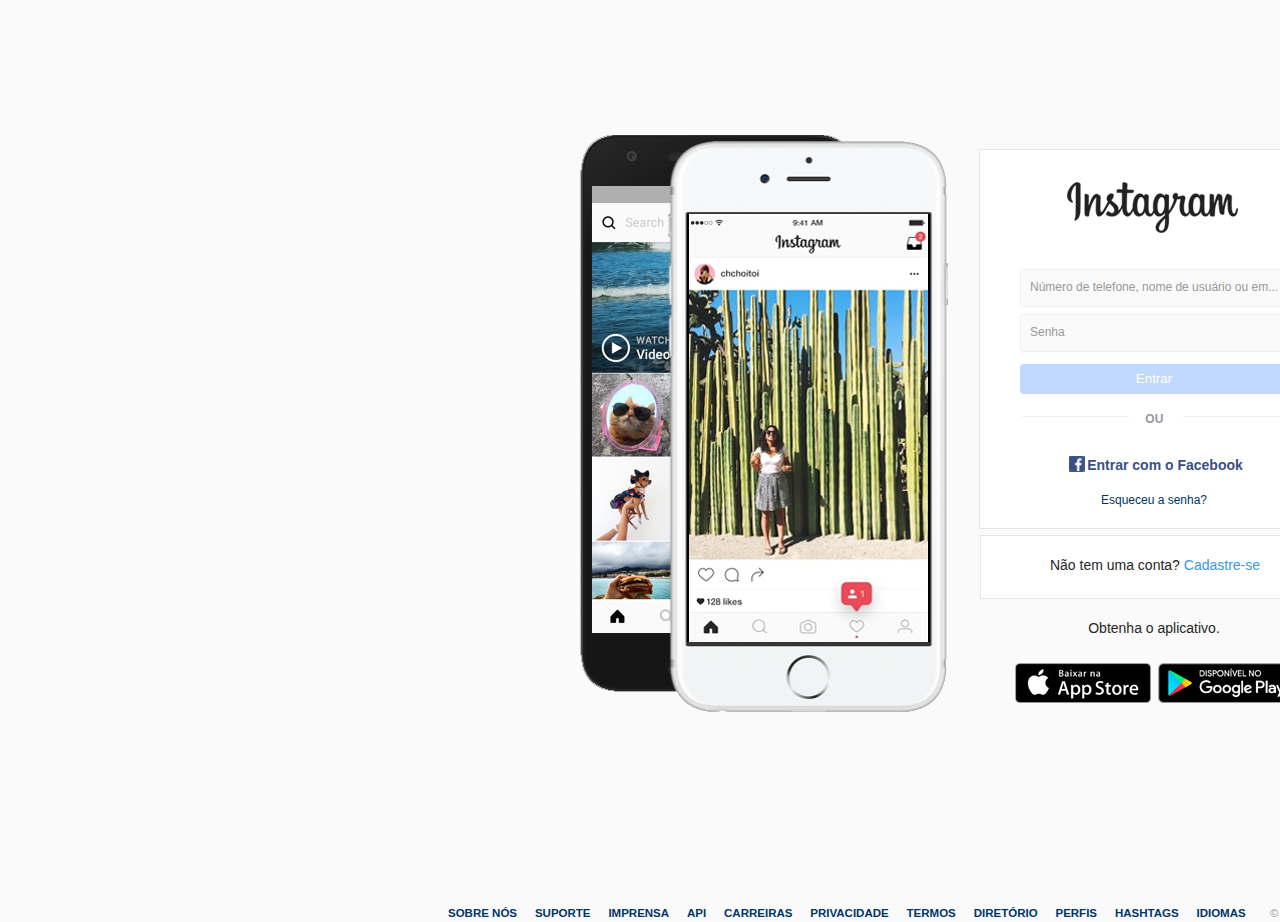
<file: Instagram/html/index.html>
<!DOCTYPE html>
<html>
    <head>
        <meta charset="utf-8">
        <title>Instagram</title>
        <link rel="icon" href="../img/insta.png">
        <link rel="stylesheet" href="../css/reset.css">
        <link rel="stylesheet" href="../css/index.css">
        <link rel="stylesheet" href="../css/site.css">
    </head>
    <body>
        <div class="login-container">
            <div class="login">
                <div class="logo">
                    <div class="instagram"></div>
                </div> 
                <div class="input-box">
                    <div id="box-input-login">
                        <input id="input-login" type="text">
                        <label for="input-login" id="form-usuario">Número de telefone, nome de usuário ou em...</label>
                    </div>

                    <div id="box-input-senha">
                        <input id="input-senha" type="password">
                        <label for="input-senha" id="form-senha">Senha</label>
                        <a class="mostrar-senha" id="mostrar">Mostrar</a>
                    </div>
                    
                    <button class="btn" id="btn-entrar">Entrar</button>
                    <div class="risco risco-direita"></div>
                    <div class="ou">OU</div>
                    <div class="risco risco-esquerda"></div>

                    <button class="facebook-btn">
                        <span class="facebook-icon"></span>
                        <span class="facebook">Entrar com o Facebook</span>
                    </button>
                    <a href="#" id="esqueceu-senha">Esqueceu a senha?</a>
                </div>
                
                <div class="cadastro-box">
                    <p class="cadastrar">Não tem uma conta? <a id="btn-cadastrar">Cadastre-se</a></p>
                </div>
                <div class="obter-app-box">
                    <p class="obter-app">Obtenha o aplicativo.</p>
                </div>
                <div id="apps-btn">
                    <div class="appstore"></div>
                    <div class="googleplay"></div>
                </div>
            </div>
            <div id="celular">
                <div id="img1" class="img"></div>
            </div>
        
                <nav id="menu">
                    <ul>
                        <li>SOBRE NÓS</li>
                        <li>SUPORTE</li>
                        <li>IMPRENSA</li>
                        <li>API</li>
                        <li>CARREIRAS</li>
                        <li>PRIVACIDADE</li>
                        <li>TERMOS</li>
                        <li>DIRETÓRIO</li>
                        <li>PERFIS</li>
                        <li>HASHTAGS</li>
                        <li>IDIOMAS</li>
                    </ul>
                </nav>
                <p id="copyright">&copy; 2019 INSTAGRAM DO FACEBOOK</p>
        </div>
    </body>
    <script src="../js/inputLogin.js"></script>
    <script src="../js/mostrarSenha.js"></script>
    <script src="../js/redirectLogin.js"></script>
</html>
</file>
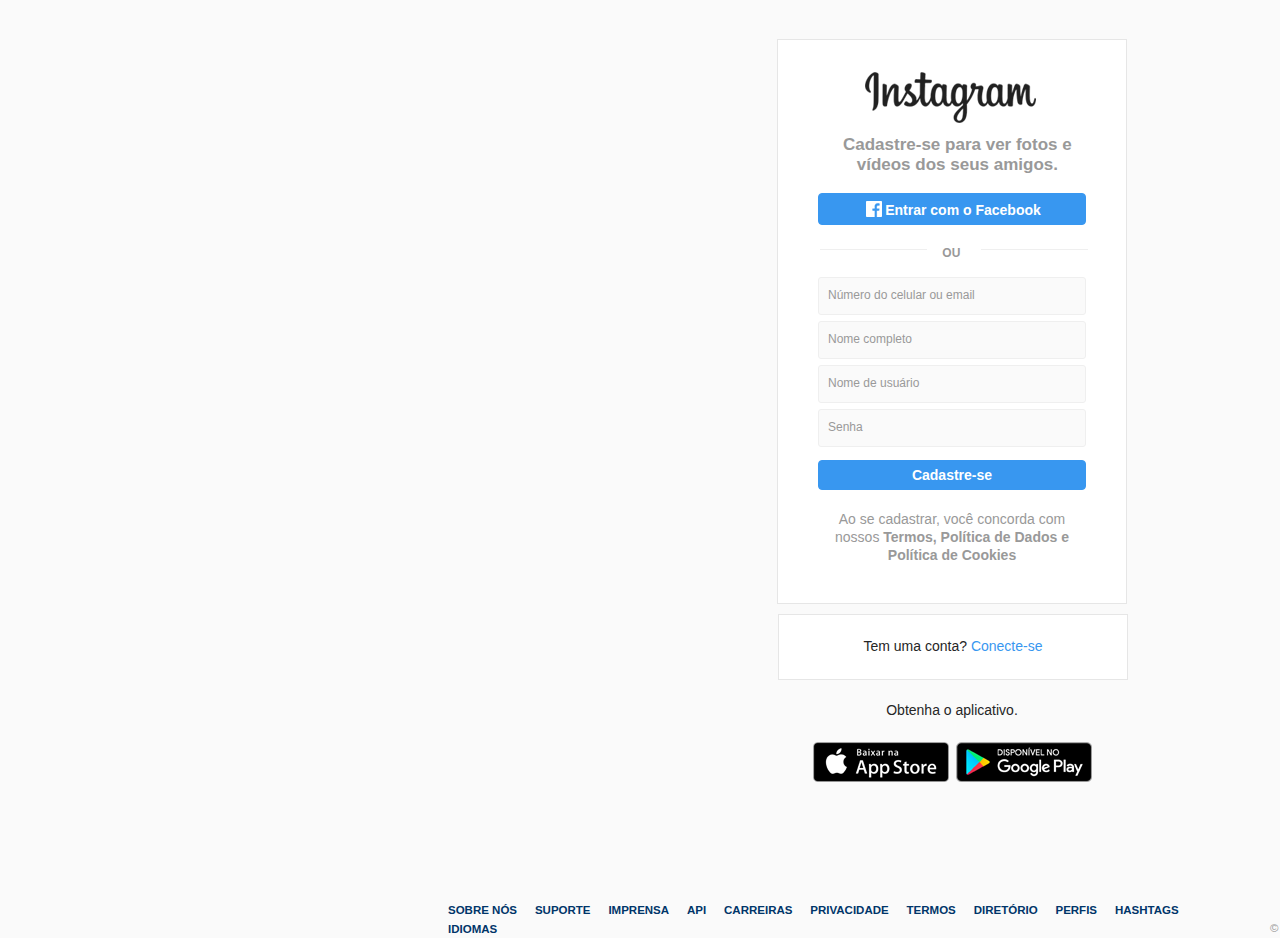
<file: Instagram/html/cadastro.html>
<!DOCTYPE html>
<html>
    <head>
        <meta charset="utf-8">
        <title>Cadastre-se &bull; Instagram</title>
        <link rel="icon" href="../img/insta.png">
        <link rel="stylesheet" href="../css/reset.css">
        <link rel="stylesheet" href="../css/site.css">
        <link rel="stylesheet" href="../css/cadastro.css">
    </head>
    <body>
        <div class="box">
            <div id="cad">
                <div class="logo">
                    <div class="instagram"></div>
                </div> 
                <div class="input-box">
                    <p id="texto-inicial">Cadastre-se para ver fotos e <br id="texto-inicial-quebra"> vídeos dos seus amigos.</p>
                    <button class="facebook-btn">
                        <span class="facebook-icon"></span>
                        <span class="facebook">Entrar com o Facebook</span>
                    </button>

                    <div class="risco risco-direita-c"></div>
                    <div class="ou">OU</div>
                    <div class="risco risco-esquerda-c"></div>

                    <div id="box-input-numero">
                        <input id="input-login-c" type="text">
                        <label for="input-login-c" id="form-numero">Número do celular ou email</label>
                    </div>

                    <div id="box-input-nome">
                            <input id="input-nome-c" type="text">
                            <label for="input-nome-c" id="form-nome">Nome completo</label>
                    </div>

                    <div id="box-input-usuario">
                                <input id="input-user-c" type="text">
                                <label for="input-user-c" id="form-nome-usuario">Nome de usuário</label>
                    </div>

                    <div id="box-input-senha-c">
                        <input id="input-senha-c" type="password">
                        <label for="input-senha-c" id="form-senha">Senha</label>
                        <a class="mostrar-senha" id="mostrar">Mostrar</a>
                    </div>
                    
                    <button class="btn" id="btn-cadastro">Cadastre-se</button>

                    <p id="coockies">Ao se cadastrar, você concorda com <br> nossos <strong class="str">Termos, Política de Dados e <br>Política de Cookies</strong></p>
                    
                </div>
                
                <div class="possui-conta">
                    <p class="cadastrar">Tem uma conta? <a id="conecte-se">Conecte-se</a></p>
                </div>
                <div class="obter-app-box">
                    <p class="obter-app">Obtenha o aplicativo.</p>
                </div>
                <div id="apps-btn">
                    <div class="appstore"></div>
                    <div class="googleplay"></div>
                </div>
            </div>
        
            <nav id="menu">
                <ul>
                    <li>SOBRE NÓS</li>
                    <li>SUPORTE</li>
                    <li>IMPRENSA</li>
                    <li>API</li>
                    <li>CARREIRAS</li>
                    <li>PRIVACIDADE</li>
                    <li>TERMOS</li>
                    <li>DIRETÓRIO</li>
                    <li>PERFIS</li>
                    <li>HASHTAGS</li>
                    <li>IDIOMAS</li>
                </ul>
            </nav>
            <p class="copyright" id="copy">&copy; 2019 INSTAGRAM DO FACEBOOK</p>
        </div>
    </body>
    <script src="../js/inputCadastro.js"></script>
    <script src="../js/mostrarSenha.js"></script>
    <script src="../js/redirectCadastro.js"></script>
</html>
</file>
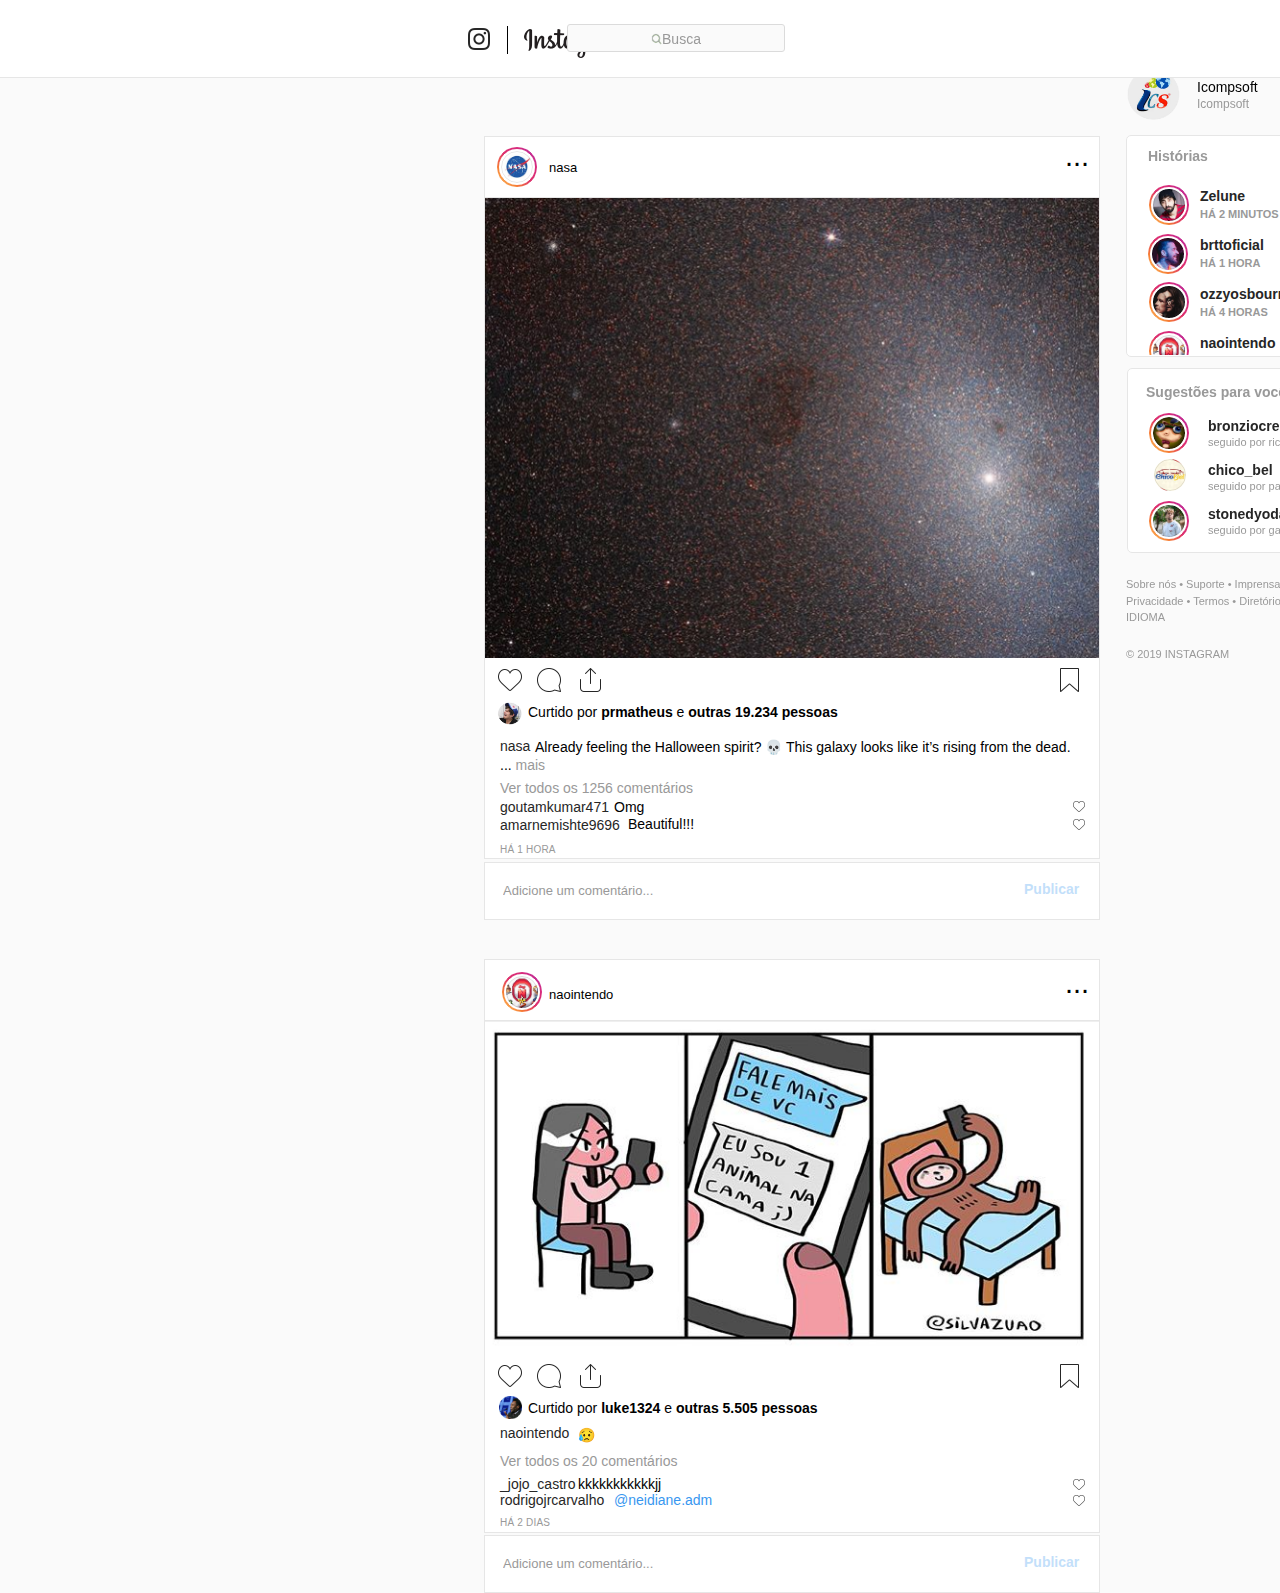
<file: Instagram/html/feed.html>
<!DOCTYPE html>
<html id="html">
    <head>
        <meta charset="utf-8">
        <title>Instagram</title>
        <link rel="icon" href="../img/insta.png">
        <link rel="stylesheet" href="../css/reset.css">
        <link rel="stylesheet" href="../css/cabecalho.css">
        <link rel="stylesheet" href="../css/feed.css">
        <link rel="stylesheet" href="../css/historias.css">
        <link rel="stylesheet" href="../css/menu.css">
    </head>
    <body id="body">
        <div id="cabecalho">
            <div id="logo-box">
                <div id="logo">
                    <img src="../img/logo-icon.png" id="logo-icon">
                    <div id="risco"></div>
                    <img src="../img/logo-feed.png" id="logo-img">
                </div>
            </div>
            <div id="pesquisa-box">
                <input type="text" id="pesquisa">
                <label for="pesquisa" id="busca">Busca</label>
                <label for="pesquisa" id="lupa-box"><img src="../img/lupa.png" id="lupa"></label>
            </div>
            <div id="icons">
                <img src="../img/compass-icon.png" alt="bussola icone" class="pointer" id="compass-icon">
                <img src="../img/heart-icon.png" alt="coração icone" class="pointer" id="heart-icon">
                <img src="../img/person-icon.png" alt="icone pessoa" class="pointer" id="person-icon">
            </div>
        </div>
        <div id="container">
            <div id="pub1-box">
                <div class="cabecalho-pub">
                    <img src="../img/nasa-logo.png" class="img pointer"> 
                    <p class="nome pointer">nasa</p>
                    <p class="menu">...</p>
                </div>
                <img class="post-img" src="../img/img-post-nasa.png">
                <div class="post-footer">
                    <div class="post-icons">
                        <img src="../img/like.png" class="like-btn pointer" id="like-btn1">
                        <img src="../img/comments.png" class="pointer">
                        <img src="../img/share.png" class="share-btn pointer">
                        <img src="../img/red-heart.png" class="display-off pointer" id="li1">
                        <img src="../img/save.png" class="save-btn-all pointer" id="save-btn1">
                    </div>
                    <div class="post-description">
                        <p class="curtido" id="c1">Curtido por <strong class="pointer">prmatheus</strong> e <strong class="pointer">outras 19.234 pessoas</strong></p>
                        <img src="../img/matheus.png" class="pointer" id="matheus-img">
                        <p class="nome2 pointer">nasa</p>
                        <p class="description" id="description1">Already feeling the Halloween spirit? 💀 This galaxy looks like it’s rising from the dead.</p>
                        <p class="ver-mais" id="ver-mais1"><strong>...</strong> mais</p>
                        <p class="ver-mais-paragrafo display-off" id="vmp1">Messier 110 is an elliptical galaxy — a type of galaxy that’s often considered “dead” because it<br>
                             contains mostly old stars. But astronomers have spotted signs of a population of young, blue<br>
                              stars at the center of Messier 110, hinting that it may not be so “dead” after all.<br> ⁣⁣
                                ⁣⁣<br>
                                Click the link in the bio for more info ⬆️⁣⁣<br>
                                ⁣⁣<br>
                                Image credit: ESA/<a>@NASAHubble</a> & NASA, L. Ferrarese et al.⁣⁣<br>
                                ⁣⁣<br>
                                <a>#NASA #Space #Galaxy⁣</a></p>

                        <p id="tc1" class="ver-todos-comentarios">Ver todos os 1256 comentários</p>
                    </div>
                    <div class="comments" id="comment1">
                        <p class="nome2 pointer" id="comment1-name">goutamkumar471</p>
                        <p class="description" id="cp1">Omg</p>
                        <img id="hc1" class="pointer" src="../img/heart-icon.png">
                        <img src="../img/red-heart.png" class="liked-comment display-off pointer" id="lc1">
                    </div>
                    <div class="comments" id="comment2">
                        <p class="nome2 pointer" id="comment2-name">amarnemishte9696</p>
                        <p class="description" id="cp2">Beautiful!!!</p>
                        <img id="hc2" class="pointer" src="../img/heart-icon.png">
                        <img src="../img/red-heart.png" class="liked-comment display-off pointer" id="lc2">
                    </div>
                    <p class="tempo" id="t1">HÁ 1 HORA</p>
                </div>
                <div class="adicionar-comentario-box" id="ac1">
                    <input type="text" id="adc-comment1" class="comentario" placeholder="Adicione um comentário...">
                    <label class="publicar" id="pub1" for="adc-comment1">Publicar</label>
                </div>
            </div>
            <div id="pub2-box">
                <div class="cabecalho-pub">
                    <img src="../img/naointendo-logo.png" class="img pointer"> 
                    <p class="nome pointer">naointendo</p>
                    <p class="menu">...</p>
                </div>
                <img class="post-img" src="../img/post2.png">
                <div class="post-footer">
                    <div class="post-icons">
                        <img src="../img/like.png" class="like-btn pointer" id="like-btn2">
                        <img src="../img/comments.png" class="pointer">
                        <img src="../img/share.png" class="share-btn pointer" >
                        <img src="../img/red-heart.png" class="display-off pointer" id="li2">
                        <img src="../img/save.png" class="save-btn-all pointer" id="save-btn2">
                    </div>
                    <div class="post-description">
                        <p class="curtido" id="c2">Curtido por <strong class="pointer">luke1324</strong> e <strong class="pointer">outras 5.505 pessoas</strong></p>
                        <img src="../img/pele.png" class="pointer" id="luke-img">
                        <p class="nome2 pointer">naointendo</p>
                        <p class="description" id="description2">😥</p>
                        <p id="tc2" class="ver-todos-comentarios pointer">Ver todos os 20 comentários</p>
                    </div>
                    <div class="comments" id="comment3">
                        <p class="nome2 pointer" id="comment3-name">_jojo_castro</p>
                        <p class="description" id="cp3">kkkkkkkkkkkjj</p>
                        <img id="hc3" class="pointer" src="../img/heart-icon.png">
                        <img src="../img/red-heart.png" class="liked-comment display-off pointer" id="lc3">
                    </div>
                    <div class="comments" id="comment4">
                        <p class="nome2 pointer" id="comment4-name">rodrigojrcarvalho</p>
                        <p class="description" id="cp4"><a>@neidiane.adm</a></p>
                        <img id="hc4" class="pointer" src="../img/heart-icon.png">
                        <img src="../img/red-heart.png" class="liked-comment display-off pointer" id="lc4">
                    </div>
                    <p class="tempo" id="t2">HÁ 2 DIAS</p>
                </div>
                <div class="adicionar-comentario-box" id="ac2">
                    <input type="text" id="adc-comment2" class="comentario" placeholder="Adicione um comentário...">
                    <label class="publicar" id="pub2" for="adc-comment2">Publicar</label>
                </div>
            </div>
        </div>
        <nav id="nav-box">
            <div id="perfil-box">
                <img src="../img/icomp.png" class="pointer" >
                <p class="usuario pointer">Icompsoft</p>
                <p class="nome-usuario">Icompsoft</p>
            </div>
            <div id="historias-box">
                <div id="historias-cabecalho">
                    <p id="h">Histórias</p>
                    <p id="ver-tudo" class="pointer">Ver tudo</p>
                </div>
                <div id="historias">
                    <div id="hist1" class="hist-size">
                        <img src="../img/zelune.png" class="historia-img pointer">
                        <p class="historia-nome pointer">Zelune</p>
                        <p class="historia-tempo pointer">HÁ 2 MINUTOS</p>
                    </div>
                    <div id="hist2" class="hist-size">
                        <img src="../img/brtt.png" class="historia-img pointer">
                        <p class="historia-nome pointer">brttoficial</p>
                        <p class="historia-tempo pointer">HÁ 1 HORA</p>
                    </div>
                    <div id="hist3" class="hist-size">
                        <img src="../img/ozzy.png" class="historia-img pointer">
                        <p class="historia-nome pointer">ozzyosbourne</p>
                        <p class="historia-tempo pointer">HÁ 4 HORAS</p>
                    </div>
                    <div id="hist4" class="hist-size">
                        <img src="../img/naointendo-logo.png" class="historia-img pointer">
                        <p class="historia-nome pointer">naointendo</p>
                        <p class="historia-tempo pointer">HÁ 8 HORAS</p>
                    </div>
                </div>
                <div id="sugestoes">
                    <p id="s">Sugestões para você</p>
                    <p id="ver-tudo-sugestoes" class="pointer">Ver tudo</p>
                    <div id="sug1">
                        <img class="sug-img pointer" src="../img/broziocre.png">
                        <p class="sug-nome pointer">bronziocre</p>
                        <p class="sug-legenda">seguido por ricardojs4 + m...</p>
                        <p class="seguir">Seguir</p>
                    </div>
                    <div id="sug2">
                        <img class="sug-img pointer" src="../img/chicobel.png">
                        <p class="sug-nome pointer">chico_bel</p>
                        <p class="sug-legenda">seguido por paulo222 + mais...</p>
                        <p class="seguir">Seguir</p>
                    </div>
                    <div id="sug3">
                        <img class="sug-img pointer" src="../img/yoda.png">
                        <p class="sug-nome pointer">stonedyoda</p>
                        <p class="sug-legenda">seguido por gabzuski + mais...</p>
                        <p class="seguir">Seguir</p>
                    </div>
                </div>
            </div>
            <p id="sobre-nos" class="pointer">
                Sobre nós &bull; Suporte  &bull; Imprensa &bull; API &bull; Carreiras &bull; <br>
                Privacidade &bull; Termos &bull; Diretório &bull; Perfis &bull; Hashtags &bull; <br>
                IDIOMA
            </p>
            <p id="copy">© 2019 INSTAGRAM</p>
        </nav>
        <div id="tela" class="display-off">
            <div id="menu-box" class="display-off">
                <div class="menu-1 pointer">
                    <p class="escolha vermelho">Denunciar conteúdo impróprio</p>
                </div>
                <div class="menu-1 pointer">
                    <p class="escolha vermelho">Deixar de seguir</p>
                </div>
                <div class="menu-1 pointer">
                    <p class="escolha">Ir para a publicação</p>
                </div>
                <div class="menu-1 pointer">
                    <p class="escolha">Incorporar</p>
                </div>
                <div class="menu-1 pointer">
                    <p class="escolha">Compartilhar</p>
                </div>
                <div class="menu-1 pointer">
                    <p class="escolha">Copiar link</p>
                </div>
                <div class="menu-u pointer">
                    <p class="escolha" id="sair">Cancelar</p>
                </div>
            </div>
        </div>
    </body>
    <script src="../js/feedEffects.js"></script>
</html>
</file>
<file: Instagram/css/index.css>
body{
    height: 100%;
    width: 100%;
}
.login-container{
    position: absolute;
    height: 700px;
}
.login{
    background-color: white;
    width: 348px;
    height: 358px;
    border: 1px solid rgb(230, 230, 230);
    padding-top: 10px;
    padding-bottom: 10px;
    margin-bottom: 10px;
    position: relative;
    left: 979px;
    top: 149px;

}
#box-input-login:hover{
    cursor: text;
}
#box-input-senha{
    border-radius: 3px;
    width: 266px;
    height: 36px;
    position: absolute;
    border: 1px solid rgb(239, 239, 239);
    background-color: #fafafa;
    margin: 0 40px;
    bottom: 155px;
}
.obter-app-box{
    width: 348px;
    height: 5ch;
    text-align: center;
    margin: 0px auto 0;
    margin-top: 20px;
    position: relative;
    bottom: -290px;
}
#btn-entrar{
    border-radius: 3px;
    width: 248px;
    height: 18px;
    box-sizing: initial;
    padding: 5px;
    font-size: 14px;
    padding: 5px 9px;
    border: 1px solid #C1D9FE;
    color: white;
    background-color: #C1D9FE;
    font: 400 13.3333px Arial;
    position: absolute;
    bottom: 113px;
    margin: 0 40px;
    text-transform: inherit;
    text-overflow: ellipsis;
}
.risco{
    height: 1px;
    width: 106.518px;
    background-color: #efefef;
    list-style: none;
    position: absolute;
    bottom: 89.5px;
}
.risco-esquerda{
    right: 199px;
}
.risco-direita{
    left: 203px;
}
.ou{
    position: absolute;
    bottom: 0;
    left: calc(50% - calc(1ch + 20px));
    bottom: 80px;
    font-size: 12px;
    width: 18.969px;
    font-family: Arial, Helvetica, sans-serif;
    color: #999;
    line-height: 15px;
    margin: 0 18px;
    font-weight: 600;
}
.facebook-icon{
    background-image: url("../img/face-icon.png");
    width: 15.994px;
    height: 15.994px;
    position: absolute;
    margin-right: 8px;
    left: 38px;
}
.facebook-btn{
    width: 268px;
    height: 19.333px;
    border: none;
    position: absolute;
    padding: 0;
    left: 51px;
    bottom: 32px;
    background-color: transparent;
    font-weight: 600;
    color: #385185;
}
.facebook-btn:hover{
    cursor: pointer;
}
#esqueceu-senha{
    position: absolute;
    bottom: 0;
    font-size: 12px;
    line-height: 14px;
    margin-top: 12px;
    text-align: center;
    color: #003569;
    width: 100%;
    text-decoration:none;
}
.cadastro-box{
    background-color: white;
    width: 348px;
    height: 43.714px;
    border: 1px solid rgb(230, 230, 230);
    margin: 0px auto 0;
    padding-top: 8px;
    padding-bottom: 10px;
    margin-bottom: 8px;
    position: relative;
    bottom: -290px;
}
.cadastro-box a:hover{
    cursor: pointer;
}
#celular{
    height: 618px;
    width: 430px;
    background-image: url("../img/celular.png");
    background-repeat: no-repeat;
    position: relative;
    left: 580px;
    top: -255px;
}
#img1{
    width: 243px;
    height: 428px;
    background-image: url("../img/img-mov.png");
    background-size: cover;
    position: absolute;
    bottom: 111px;
    left: 107px;
    animation: play 10s steps(5) infinite;
}
@keyframes play{
    0% {background-position: 1207px;}
}
.aparecer{
    display: unset;
}
#apps-btn{
    width: 348px;
    height: 40px;
    align-items: center;
    position: relative;
    bottom: -295px;
}
</file>
<file: Instagram/css/site.css>
body, button, input, textarea {
    color: #262626;
    color: var(--i1d, #262626);
    font-family: -apple-system,BlinkMacSystemFont,"Segoe UI",Roboto,Helvetica,Arial,sans-serif;
    font-size: 14px;
    line-height: 18px;
}
html{
    background-color: #fafafa;
    font-family: Arial, Helvetica, sans-serif;
}
.instagram{
    background-image: url("../img/instagram-font.png");
    background-repeat: no-repeat;
    width: 175px;
    height: 51px;
    position: relative;
    text-align: center;
    font-size: 4em;
    margin: 22px auto 12px;
}
#box-input-login{
    border-radius: 3px;
    width: 266px;
    height: 36px;
    position: absolute;
    border: 1px solid rgb(239, 239, 239);
    background-color: #fafafa;
    margin: 0 40px;
    bottom: 200px;
}
#box-input-senha{
    border-radius: 3px;
    width: 266px;
    height: 36px;
    position: absolute;
    border: 1px solid rgb(239, 239, 239);
    background-color: #fafafa;
    margin: 0 40px;
    bottom: 155px;
}
.letras-pequenas-25{
    transform: translateY(-10px) translateX(-25px) scale(0.8);
}
.letras-pequenas-15{
    transform: translateY(-10px) translateX(-15px) scale(0.8);
}
.letras-pequenas-5{
    transform: translateY(-10px) translateX(-5px) scale(0.8);
}
.letras-pequenas-8{
    transform: translateY(-10px) translateX(-8px) scale(0.8);
}
.diminui-letra-input{
    font-size: 12px;
    padding: 14px 0 2px 8px!important;
    transform: translateY(-9px) translateX(-8px)
}
#form-usuario{
    position: absolute;
    font-size: 12px;
    left: 9px;
    top: 8px;
    color: #999;
    transition: transform 0.15s;
}
#form-senha{
    position: absolute;
    font-size: 12px;
    left: 9px;
    top: 8px;
    color: #999;
    transition: transform 0.1s;
}
#form-usuario:hover{
    cursor: text;
}
#form-senha:hover{
    cursor: text;
}
#input-login{
    width: 246px;
    height: 36px;
    position: absolute;
    background-color: transparent;
    border: none;
    left: 10px;
    outline: 0;
}
#input-senha{
    width: 246px;
    height: 36px;
    position: absolute;
    background-color: transparent;
    border: none;
    left: 10px;
    outline: 0;
}
.cadastrar{
    color: #262626;
    font-size: 14px;
    margin: 15px;
    text-align: center;
    margin-block-start: 1em;
    margin-block-end: 1em;
    line-height: 100%;
    font-weight: 400;
}
.cadastrar a{
    color: var(--h5f, #3897f0);
    font-weight: 400;
}
.appstore{
    background-image: url("../img/appstore.png");
    width: 136px;
    height: 40px;
    position: relative;
    left: 35px;
}
.googleplay{
    background-image: url("../img/googleplay.png");
    width: 136px;
    height: 40px;
    position: relative;
    left: 178px;
    top: -40px;
    
}
.appstore:hover{
    cursor: pointer;
}
.googleplay:hover{
    cursor: pointer;
}
.mostrar-senha{
    position: relative;
    left: 210px;
    bottom: -8px;
    font-weight: 600;
    display: none;
}

#menu ul {
    padding: 0px;
    margin: 0;
    list-style: none;
    position: relative;
    bottom: 0px;
    left: 448px;
}
#menu ul li {
     display: inline; 
}
#menu ul li{
    margin-bottom: 7px;
    margin-right: 14px;
    font-size: 11.5px;


    /* visual do link */
    color: var(--fe0, #003569);
    text-decoration: none;
    font-weight: 600;
}
#menu ul li:hover{
    cursor: pointer;
}
#copyright{
    position: relative;
    bottom: 123px;
    left: 1270px;
    font-size: 11.5px;
    width: 200px;
    margin: 0;
    color: #999;
}
nav{
    position: relative;
    bottom: 105px;
}
.mostrar-senha:hover{
    cursor: pointer;
}
.input-box{
    position: absolute;
    width: 348px;
    height: 261.714px;
}
.aparecer{
    display: unset;
}
</file>
<file: Instagram/css/cadastro.css>
.box{
    height: 700px;
    width: 800px;
}
#cad{
    background-color: white;
    width: 348px;
    height: 543px;
    border: 1px solid rgb(230, 230, 230);
    padding-top: 10px;
    padding-bottom: 10px;
    margin-bottom: 10px;
    left: 777px;
    position: relative;
    top: 39px;

}
.possui-conta{
    background-color: white;
    width: 348px;
    height: 43.714px;
    border: 1px solid rgb(230, 230, 230);
    margin: 0px auto 0;
    padding-top: 10px;
    padding-bottom: 10px;
    margin-bottom: 8px;
    position: relative;
    bottom: -479px;
}
#box-input-numero{
    border-radius: 3px;
    width: 266px;
    height: 36px;
    position: absolute;
    border: 1px solid rgb(239, 239, 239);
    background-color: #fafafa;
    margin: 0 40px;
    bottom: 82px;
}
#box-input-nome {
    border-radius: 3px;
    width: 266px;
    height: 36px;
    position: absolute;
    border: 1px solid rgb(239, 239, 239);
    background-color: #fafafa;
    margin: 0 40px;
    bottom: 38px;
}
#box-input-usuario {
    border-radius: 3px;
    width: 266px;
    height: 36px;
    position: absolute;
    border: 1px solid rgb(239, 239, 239);
    background-color: #fafafa;
    margin: 0 40px;
    bottom: -6px;
}
#box-input-senha-nova{
    border-radius: 3px;
    width: 266px;
    height: 36px;
    position: absolute;
    border: 1px solid rgb(239, 239, 239);
    background-color: #fafafa;
    margin: 0 40px;
    bottom: -50px;
}
.facebook-btn{
    background-color: #3897f0;
    border: 1px solid #3897f0;
    border-radius: 4px;
    color: #fff;
    height: 20px;
    width: 248px;
    padding: 5px 9px;
    box-sizing: content-box;
    position: relative;
    bottom: -58px;
    left: 40px;
}
.risco{
    height: 1px;
    width: 106.518px;
    background-color: #efefef;
    list-style: none;
    position: absolute;
    bottom: 147px;
}
.risco-esquerda-c{
    right: 199px;
}
.risco-direita-c{
    left: 203px;
}
.ou{
    position: absolute;
    bottom: 0;
    left: calc(50% - calc(1ch + 21px));
    bottom: 136px;
    font-size: 12px;
    width: 18.969px;
    font-family: Arial, Helvetica, sans-serif;
    color: #999;
    line-height: 15px;
    margin: 0 18px;
    font-weight: 600;
}
#texto-inicial{
    position: absolute;
    font-weight: 600;
    line-height: 20px;
    font-size: 17px;
    margin: 0 40px 10px;
    color: #999;
    text-align: center;
    left: 25px;
}
#btn-cadastro{
    position: relative;
    bottom: -293px;
    background-color: #3897f0;
    border: 1px solid #3897f0;
    border-radius: 4px;
    color: #fff;
    width: 248px;
    height: 18px;
    padding: 5px 9px;
    box-sizing: content-box;
    font-weight: 600;
    left: 40px;
}
#btn-cadastro:hover{
    cursor: pointer;
}
.cadastrar a{
    cursor: pointer;
}
.facebook-btn:hover{
    cursor: pointer;
}
.str:hover{
    cursor: pointer;
}
.facebook-icon{
    background-image: url("../img/face-icon-2.png");
    width: 15.994px;
    height: 15.994px;
    position: absolute;
    margin-right: 8px;
    left: 47px;
    top: 7px;
}
.facebook{
    font-weight: 600;
    position: relative;
    top: 1px;
    left: 11px;
}
nav{
    position: relative;
    bottom: -325px;
}
#copy{
    position: relative;
    bottom: -306px;
    left: 1270px;
    font-size: 11.5px;
    width: 200px;
    margin: 0;
    color: #999;
}
.obter-app-box p{
    width: 348px;
    height: 5ch;
    text-align: center;
    margin: 0px auto 0;
    margin-top: 20px;
    position: relative;
    bottom: 0px;
}
.obter-app-box{
    width: 348px;
    height: 5ch;
    text-align: center;
    margin: 0px auto 0;
    margin-top: 20px;
    position: relative;
    bottom: -480px;
}
#apps-btn{
    width: 348px;
    height: 40px;
    align-items: center;
    position: relative;
    bottom: -482px;
}
#coockies{
    position: relative;
    bottom: -313px;
    text-align: center;
    font-size: 14px;
    line-height: 18px;
    color: #999;
}
#coockies strong{
    font-weight: 600;
}
#input-nome-c{
    width: 246px;
    height: 36px;
    position: absolute;
    background-color: transparent;
    border: none;
    left: 10px;
    outline: 0;
}
#input-user-c{
    width: 246px;
    height: 36px;
    position: absolute;
    background-color: transparent;
    border: none;
    left: 10px;
    outline: 0;
}
#input-login-c{
    width: 246px;
    height: 36px;
    position: absolute;
    background-color: transparent;
    border: none;
    left: 10px;
    outline: 0;
}
#input-senha-c{
    width: 246px;
    height: 36px;
    position: absolute;
    background-color: transparent;
    border: none;
    left: 10px;
    outline: 0;
}
#form-numero{
    position: absolute;
    font-size: 12px;
    left: 9px;
    top: 8px;
    color: #999;
    transition: transform 0.15s;
}
#form-nome{
    position: absolute;
    font-size: 12px;
    left: 9px;
    top: 8px;
    color: #999;
    transition: transform 0.15s;
}
#form-nome-usuario{
    position: absolute;
    font-size: 12px;
    left: 9px;
    top: 8px;
    color: #999;
    transition: transform 0.15s;
}
#form-numero:hover{
    cursor: text;
}
#form-nome:hover{
    cursor: text;
}
#form-nome-usuario:hover{
    cursor: text;
}
#box-input-senha-c{
    border-radius: 3px;
    width: 266px;
    height: 36px;
    position: absolute;
    border: 1px solid rgb(239, 239, 239);
    background-color: #fafafa;
    margin: 0 40px;
    bottom: -50px;
}
</file>
<file: Instagram/css/cabecalho.css>
body{
    font-family: -apple-system,BlinkMacSystemFont,"Segoe UI",Roboto,Helvetica,Arial,sans-serif;
}
#cabecalho{
    background-color: #fff;
    border-bottom: 1px solid rgba(0,0,0,.0975);
    position: fixed;
    top: 0;
    width: 100%;
    z-index: 1;
    -webkit-transition: height .2s ease-in-out;
    transition: height .2s ease-in-out;
    height: 77px;
}
#icons{
    position: relative;
    top: -14px;
    left: 1340px;
}
#person-icon{
    position: relative;
    bottom: 1px;
    left: 0px;
}
#heart-icon{
    position: relative;
    right: 19px;
    bottom: 4px;
}
#compass-icon{
    position: relative;
    right: 38px;
    bottom: 1px;
}
#pesquisa-box{
    height: 26px;
    width: 216px;
    position: absolute;
    left: 44.3%;
    top: 30.99%;
    border: solid 1px #dbdbdb;
    border-radius: 3px;
    background-color: #fafafa;
}
#pesquisa{
    height: 28px;
    width: 216px;
    position: relative;
    left: 0;
    top: 0;
    border: none;
    color: #262626;
    outline: 0;
    padding: 3px 10px 3px 26px;
    z-index: 2;
    box-sizing: border-box;
    background-color: transparent;
}
#busca{
    position: relative;
    top: -25px;
    left: 94px;
    color: #999;
    cursor: text;
    font-size: 14px;
    font-weight: 100;
}
#lupa-box{
    position: relative;
    bottom: 22px;
    left: 38px;
}
#lupa{
    height: 16px;
    width: 16px;
    bottom: 0;
    left: 0;
}
#risco{
    width: 1px;
    height: 28px;
    background-color: black;
    position: relative;
    left: 38px;
    top: -28px;
}
#logo{
    width: 223px;
    height: 40px;
    position: relative;
    left: 469px;
    top: 25px;
}
#logo-img{
    position: relative;
    left: 51px;
    top: -61px;
}
#logo-icon{
    position: relative;
    left: -4px;
    top: 1px;
}
</file>
<file: Instagram/css/feed.css>
html{
    background-color: #fafafa;
}
a, a:hover{
    color: #3897f0;
    cursor: pointer;
}
#pub1-box{
    width: 614px;
    height: 721px;
    background-color: white;
    position: relative;
    top: 136px;
    left: 484px;
    border: 1px solid #e6e6e6;
}
.cabecalho-pub{
    height: 60px;
    border-bottom: 1px solid #e6e6e6;
}
.img{
    position: relative;
    top: 8px;
    left: 8px;
}
.nome{
    position: relative;
    top: -24px;
    left: 64px;
    font-size: 13px;
    font-weight: 500;
    width: 100px;
}
.menu{
    font-size: 29px;
    position: relative;
    top: -56px;
    left: 580px;
}
.post-img{
    width: 614px;
}
.save-btn-all{
    position: relative;
    left: 430px;
}
#matheus-img{
    width: 32px;
    position: relative;
    top: -19px;
    left: 8px;
}
#c1{
    font-size: 14px;
    position: relative;
    left: 43px;
    top: 3px;
}
#c1 strong{
    font-weight: 600;
}
.post-icons{
    width: 617px;
    position: relative;
    left: 9px;
}
#li1{
    position: relative;
    top: -4px;
    left: -121px;
}
.like-btn{
    position: relative;
    bottom: 5px;
    right: 0px;
}
.share-btn{
    position: relative;
    left: -5px;
}
.nome2{
    font-size: 14px;
    font-weight: 500;
    position: relative;
    top: -12px;
    left: 15px;
    color: #262626;
}
.description{
    font-size: 14px;
}
.ver-mais{
    color: #999;
    font-size: 14px;
}
#description1{
    position: relative;
    left: 50px;
    top: -25px;
}
#ver-mais1{
    position: relative;
    left: 15px;
    top: -21px;
}
strong{
    color: black;
}
.ver-mais-paragrafo{
    font-size: 14px;
    line-height: 1.3em;
    color: #262626;
}
#vmp1{
    position: relative;
    top: 3px;
    left: 14px;
}
.display-off{
    display: none;
}
#comment1-name{
    position: relative;
    top: 25px;
}
#comment1{
    top: -32px;
    position: relative;
}
#comment2{
    position: relative;
    top: -33px;
}
#cp1{
    position: relative;
    left: 129px;
    top: 11px;
}
#comment2-name{
    position: relative;
    top: -2px;
}
#cp2{
    position: relative;
    top: -17px;
    left: 143px;
}
.liked-comment{
    width: 15px;
}
#lc1{
    position: relative;
    top: -4px;
    left: 568px;
}
#lc2{
    position: relative;
    top: -31px;
    left: 568px;
}
.adicionar-comentario-box{
    width: 582px;
    padding-left: 16px;
    padding-right: 16px;
    font-size: 14px;
    line-height: 18px;
    min-height: 56px;
    border: 1px solid #e6e6e6;
    background-color: white;
}
#ac1{
    position: relative;
    top: -47px;
    left: -1px;
}
.comentario{
    background: 0 0;
    border: 0;
    color: #262626;
    outline: 0;
    width: 531px;
}
#adc-comment1{
    position: relative;
    top: 18px;
}
.publicar{
    position: relative;
    top: -1px;
    left: 523px;
    opacity: .3;
    color: var(--h5f, #3897f0);
    font-weight: 700;
}
.comentario::placeholder{
    color: #999;
    font-size: 13px;
    font-weight: 500;

}
.pointer:hover{
    cursor: pointer;
}
.ver-todos-comentarios{
    color: #999!important;
    font-weight: 500!important;
}
#tc1{
    position: relative;
    top: -12px;
    left: 15px;
    font-size: 14px;
}
.ver-todos-comentarios:hover{
    cursor: pointer;
}
#t1{
    position: relative;
    top: -54px;
    left: 15px;
}
.tempo{
    font-size: 10px;
    letter-spacing: .2px;
    color: #999;
}
.tempo:hover{
    cursor: pointer;
}
#hc1{
    width: 15px;
    position: relative;
    top: -5px;
    left: 586px;
}
#hc2{
    width: 15px;
    position: relative;
    top: -32px;
    left: 586px;
}
.menu:hover{
    cursor: pointer;
}



#pub2-box{
    width: 614px;
    height: 572px;
    background-color: white;
    position: relative;
    top: 236px;
    left: 484px;
    border: 1px solid #e6e6e6;
    margin-bottom: 20px;
}
#c2{
    font-size: 14px;
    position: relative;
    left: 43px;
    top: 3px;
}
#luke-img{
    width: 23px;
    position: relative;
    top: -16px;
    left: 14px;
}
#description2{
    position: relative;
    left: 93px;
    top: -24px;
}
#tc2{
    position: relative;
    top: -12px;
    left: 15px;
    font-size: 14px;
}
#comment3{
    top: 9px;
    position: relative;
}
#comment3-name{

}
#cp3{
    top: -26px;
    left: 93px;
    position: relative;
}
#hc3{
    width: 15px;
    position: relative;
    top: -41px;
    left: 586px;
}
#lc3{
    top: -41px;
    left: 567px;
    position: relative;
}
#comment4{
    top: -21px;
    position: relative;
}
#cp4{
    top: -26px;
    left: 129px;
    position: relative;
}
#hc4{
    width: 15px;
    position: relative;
    top: -41px;
    left: 586px;
}
#lc4{
    top: -40px;
    left: 567px;
    position: relative;
}
#t2{
    position: relative;
    top: -54px;
    left: 15px;
}
#ac2{
    position: relative;
    top: -47px;
    left: -1px;
}
#adc-comment2{
    position: relative;
    top: 18px;
}
#c2 strong {
    font-weight: 600;
}
#li2{
    position: relative;
    top: -4px;
    left: -121px;
}
.pop{
    animation: pop 0.5s;
}
@keyframes pop{
    0%{
        transform: scale(1.0);
    }
    50%{
        transform: scale(1.2);
    }
    100%{
        transform: scale(1.0);
    }
}
</file>
<file: Instagram/css/historias.css>
#nav-box{
    width: 300px;
    height: 618px;
    position: fixed;
    left: 1126px;
    bottom: 215px;
}
#perfil-box{
    height: 86px;
}
#perfil-box img{
    width: 54px;
    position: relative;
    top: 0px;
}
.usuario{
    position: relative;
    left: 71px;
    bottom: 44px;
    font-size: 14px;
}
.nome-usuario{
    position: relative;
    left: 71px;
    bottom: 41px;
    font-size: 12px;
    color: #999;
    line-height: 14px;
}
#historias-cabecalho{
    position: relative;
    top: 17px;
}
#historias{
    width: 278px;
    height: 175px;
    position: relative;
    left: 13px;
    top: 19px;
    overflow: auto;
}
#historias-box{
    height: 220px;
    width: 292px;
    border: 1px solid #e6e6e6;
    border-radius: 5px;
    background-color: white;
    position: relative;
    top: -18px;
}
.historia-nome{
    position: relative;
    bottom: 43px;
    left: 60px;
    color: #262626;
    font-weight: 600;
    font-size: 14px;
}
.historia-tempo{
    position: relative;
    bottom: 37px;
    left: 60px;
    font-size: 11px;
    font-weight: 600;
    color: #999;
}
#hist1{
    
}
#h{
    position: relative;
    left: 21px;
    top: -3px;
    color: #999;
    font-size: 14px;
    line-height: 18px;
    margin: -3px 0 -4px;
    font-weight: 600;
}
#ver-tudo{
    font-size: 12px;
    line-height: 14px;
    position: relative;
    font-weight: 600;
    left: 229px;
    top: -14px;
}
.hist-size{
    height: 49px;
    width: 180px;
}
#sugestoes{
    position: relative;
    top: 32px;
    height: 183px;
    border: 1px solid #e6e6e6;
    border-radius: 5px;
    background-color: white;
}
#ver-tudo-sugestoes{
    font-size: 12px;
    line-height: 14px;
    position: relative;
    font-weight: 600;
    left: 219px;
    top: 5px;
}
#s{
    position: relative;
    left: 18px;
    color: #999;
    font-size: 14px;
    line-height: 18px;
    margin: -3px 0 -4px;
    font-weight: 600;
    top: 17px;
}
#sug1{
    position: relative;
    top: 18px;
    left: 20px;
}
#sug2{
    position: relative;
    top: -19px;
    left: 20px;
}
#sug3{
    position: relative;
    top: -56px;
    left: 20px;
}
.sug-img{
    
}
.sug-nome{
    position: relative;
    bottom: 37px;
    left: 60px;
    color: #262626;
    font-weight: 600;
    font-size: 14px;
}
.sug-legenda{
    position: relative;
    bottom: 33px;
    left: 60px;
    font-size: 11px;
    font-weight: 400;
    color: #999;
}
.seguir{
    position: relative;
    left: 218px;
    bottom: 55px;
    color: var(--h5f, #3897f0);
    font-size: 12px;
    font-weight: 700;
}
.seguir:hover{
    cursor: pointer;
}
#sobre-nos{
    position: relative;
    top: 201px;
    color: #999;
    font-size: 11px;
    line-height: 1.5em;
}
#copy{
    position: relative;
    top: 224px;
    color: #999;
    font-size: 11px;
}
</file>
<file: Instagram/css/menu.css>
#menu-box{
    background-color: white;
    width: 403px;
    height: 339px;
    border-radius: 20px;
    border: 1px solid #e6e6e6;
    position: fixed;
    bottom: 270px;
    left: 750px;
    box-shadow: -1px -20px 0px 29999px rgba(0,0,0,0.60);
}
.menu-1{
    height: 48px;
    border-bottom: 1px solid #e6e6e6;
    text-align: center;
    line-height: 300%;
}
.menu-u{
    height: 48px;
    text-align: center;
    line-height: 300%;
}
.vermelho{
    color: red;
    font-weight: 500;
}
#tela{
    height: 100%;
    width: 100%;
    position: fixed;
    bottom: 0;
}
</file>
